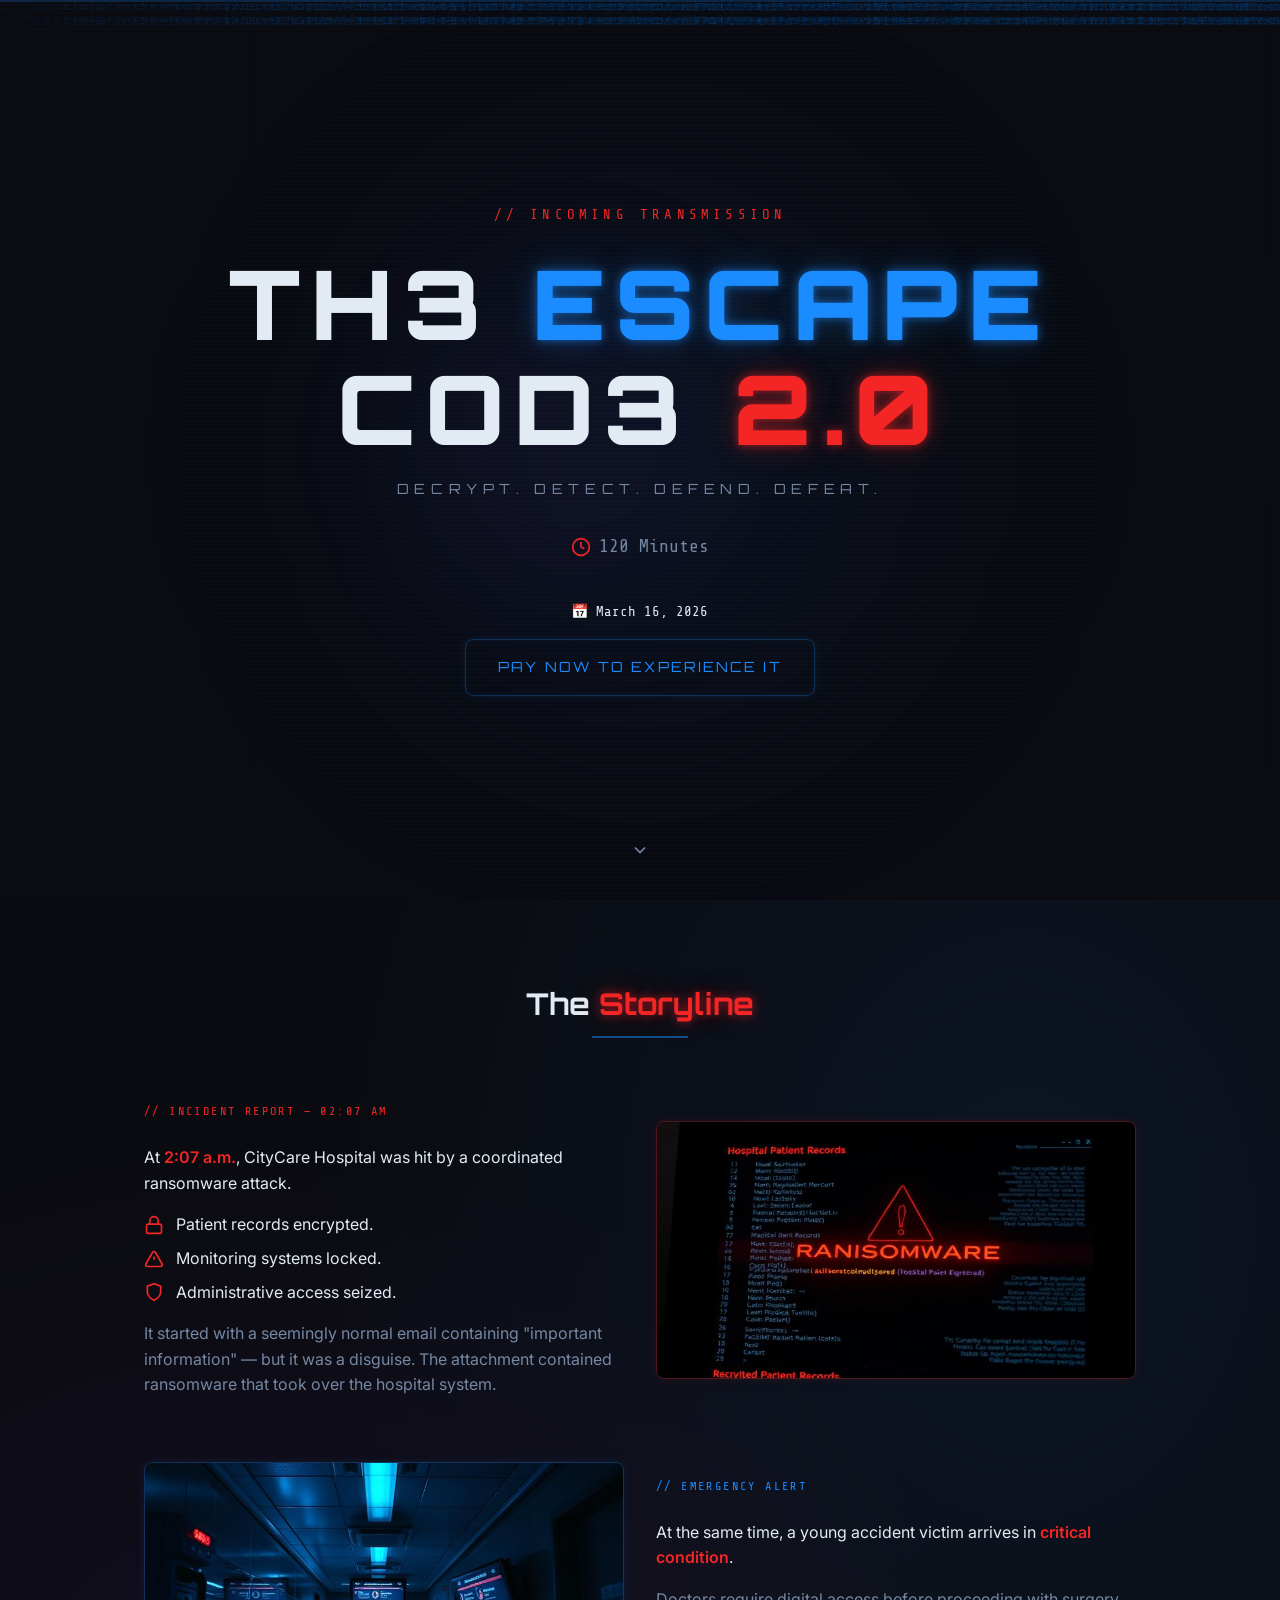
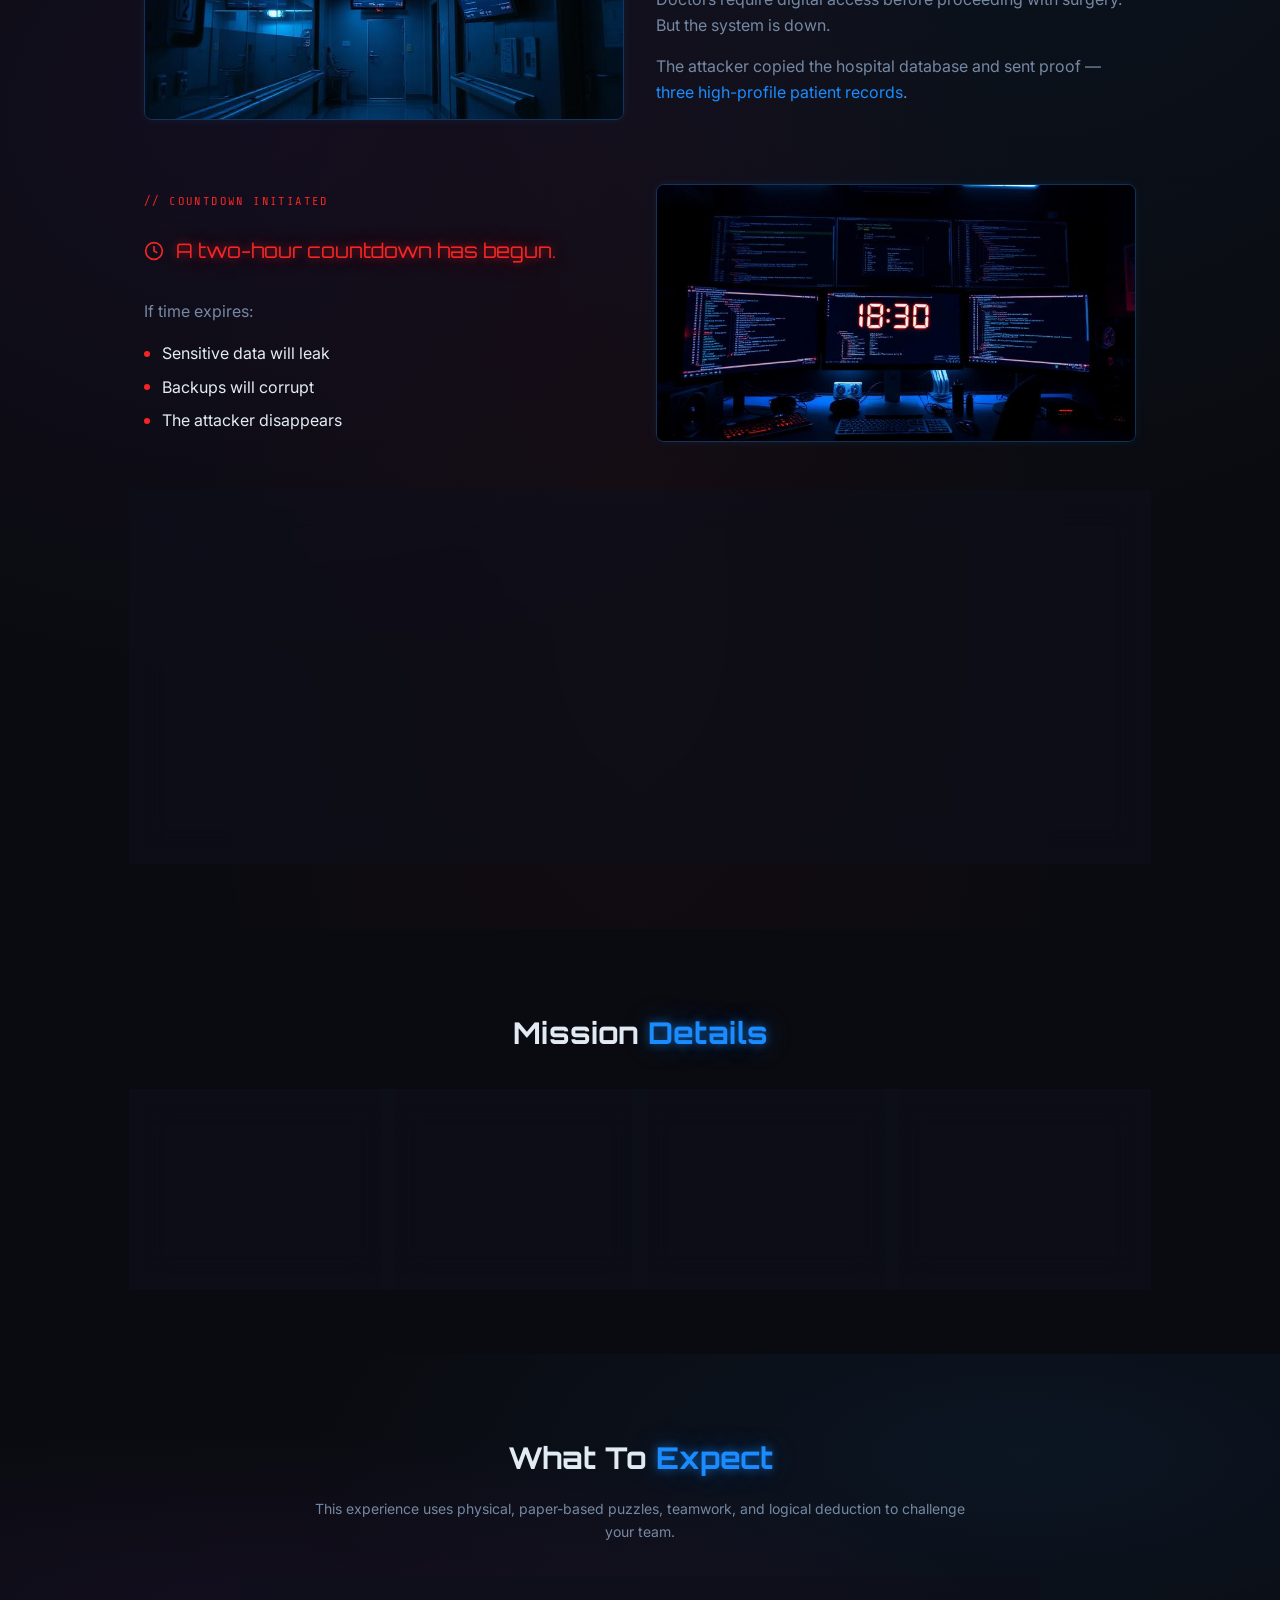
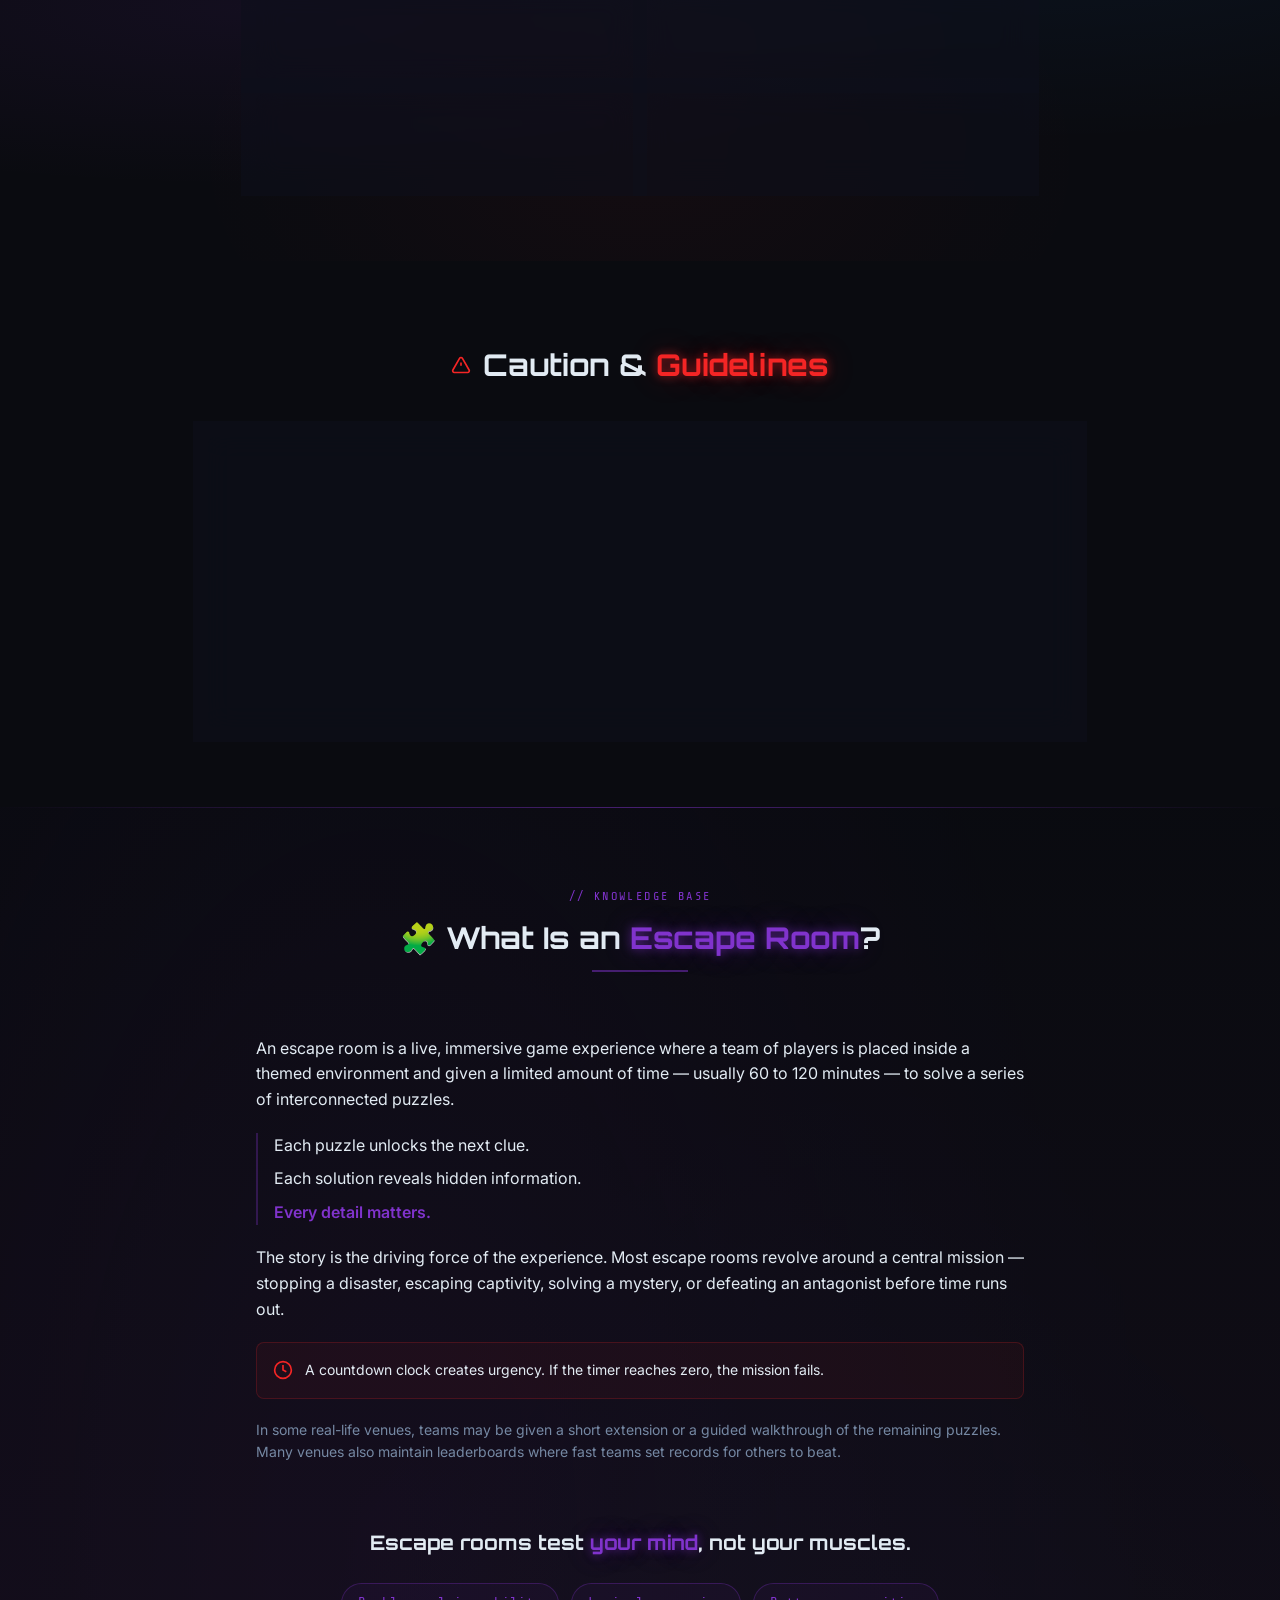
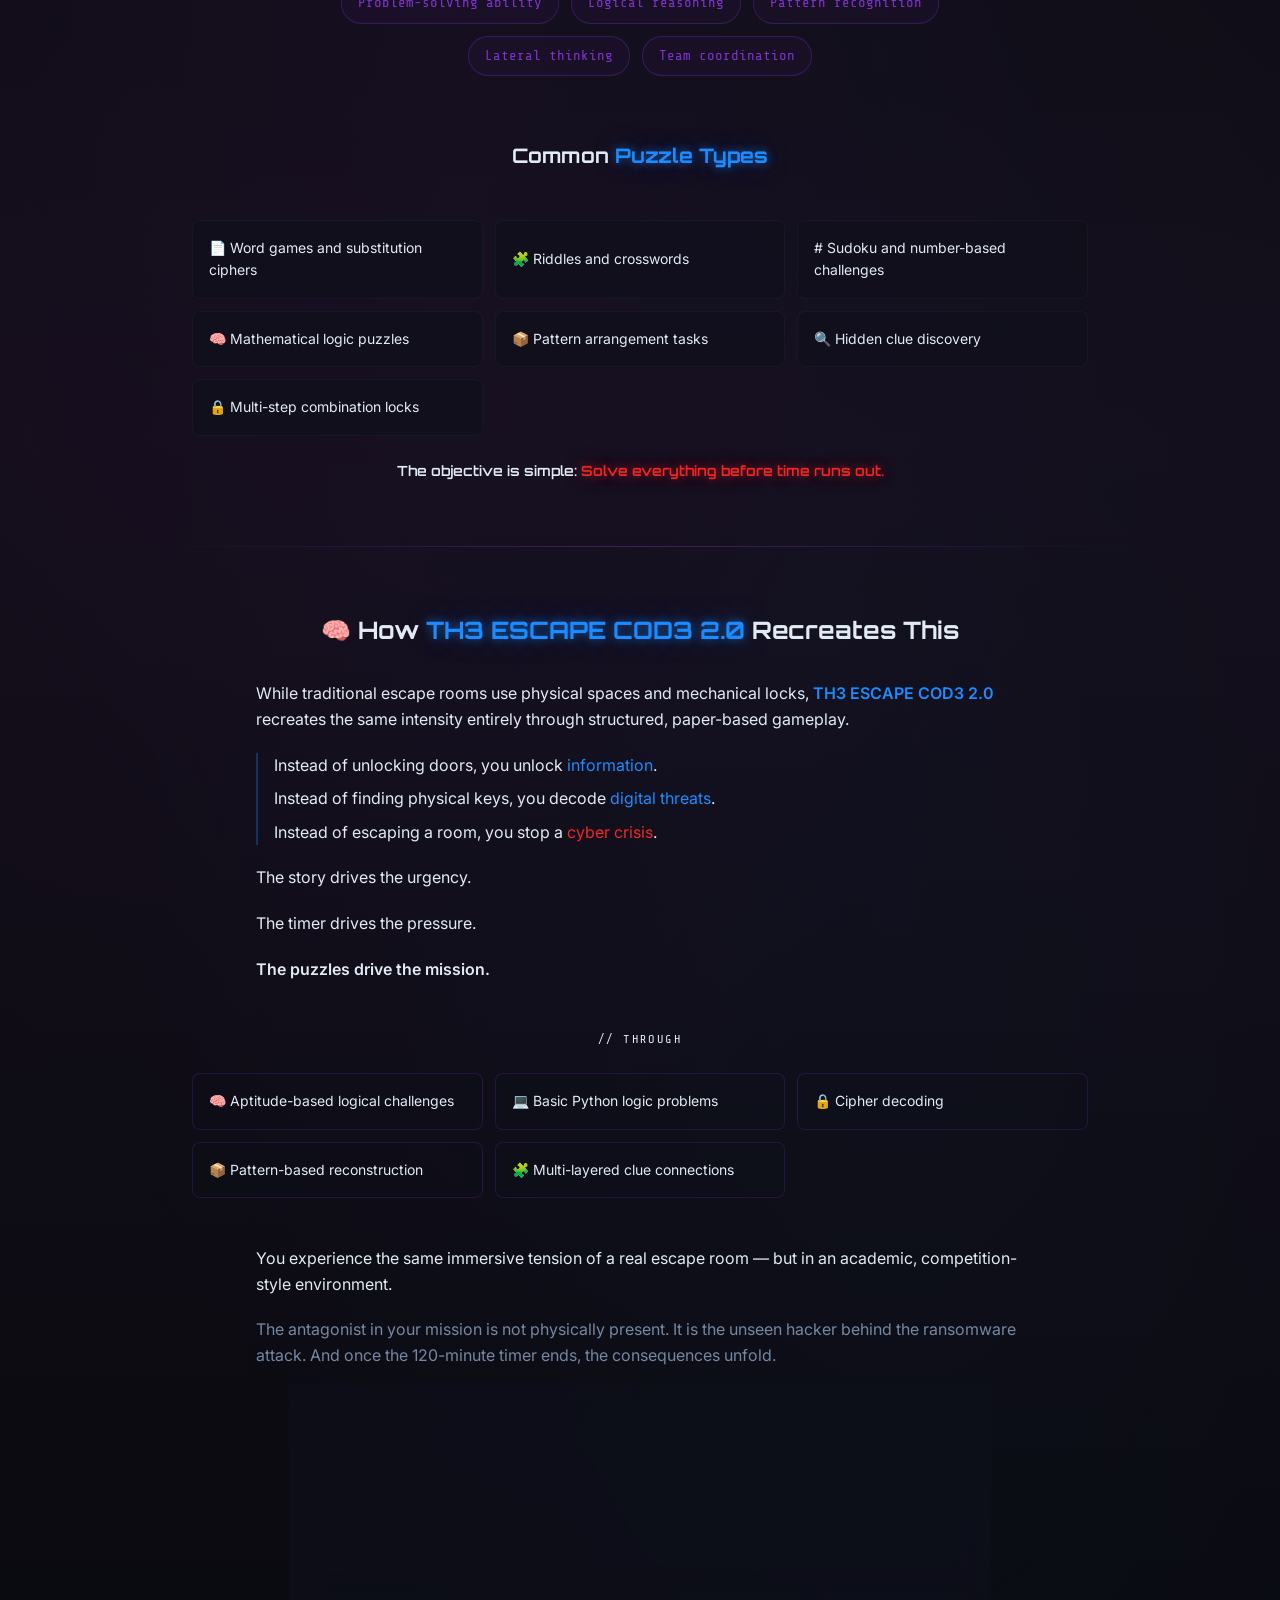
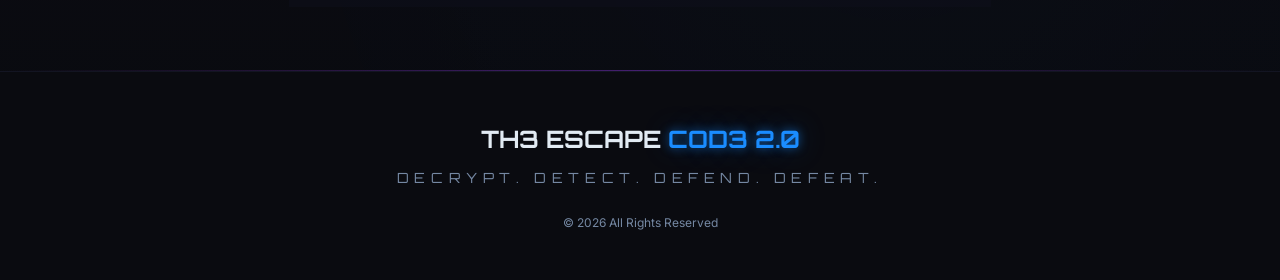
<file: static-site/index.html>
<!DOCTYPE html>
<html lang="en">
<head>
  <meta charset="UTF-8" />
  <meta name="viewport" content="width=device-width, initial-scale=1.0" />
  <title>TH3 ESCAPE COD3 2.0 — Decrypt. Detect. Defend. Defeat.</title>
  <meta name="description" content="TH3 ESCAPE COD3 2.0 — A 120-minute cyber crime escape room experience. Decrypt the key, disable the leak, restore the system, and trace the hacker.">
  <meta property="og:type" content="website" />
  <meta property="og:title" content="TH3 ESCAPE COD3 2.0 — Decrypt. Detect. Defend. Defeat.">
  <meta name="twitter:title" content="TH3 ESCAPE COD3 2.0 — Decrypt. Detect. Defend. Defeat.">
  <meta property="og:description" content="TH3 ESCAPE COD3 2.0 — A 120-minute cyber crime escape room experience.">
  <meta name="twitter:description" content="TH3 ESCAPE COD3 2.0 — A 120-minute cyber crime escape room experience.">
  <meta property="og:image" content="https://storage.googleapis.com/gpt-engineer-file-uploads/9xeVBqxNWfXTZICIt5iFP3DvHm72/social-images/social-1772262047375-1000126392.webp">
  <meta name="twitter:image" content="https://storage.googleapis.com/gpt-engineer-file-uploads/9xeVBqxNWfXTZICIt5iFP3DvHm72/social-images/social-1772262047375-1000126392.webp">
  <meta name="twitter:card" content="summary_large_image">
  <link href="https://fonts.googleapis.com/css2?family=Orbitron:wght@400;500;600;700;800;900&family=Share+Tech+Mono&family=Inter:wght@300;400;500;600;700&display=swap" rel="stylesheet">
  <link rel="stylesheet" href="styles.css" />
</head>
<body>

  <!-- ===== HERO SECTION ===== -->
  <section class="hero scanlines">
    <div class="hero-bg"></div>
    <div class="hero-overlay"></div>
    <div id="code-rain" class="code-rain" aria-hidden="true"></div>
    <div class="scan-line-wrapper"><div class="scan-line"></div></div>
    <div class="glow-orb glow-orb-1"></div>
    <div class="glow-orb glow-orb-2"></div>

    <div class="hero-content">
      <div class="transmission animate-flicker">// INCOMING TRANSMISSION</div>
      <h1 class="hero-title animate-glitch">
        <span>TH3 </span><span class="text-primary text-glow-blue">ESCAPE</span><br>
        <span>COD3 </span><span class="text-accent text-glow-red">2.0</span>
      </h1>
      <p class="hero-tagline">Decrypt. Detect. Defend. Defeat.</p>
      <div class="hero-duration">
        <svg class="icon" viewBox="0 0 24 24" fill="none" stroke="currentColor" stroke-width="2"><circle cx="12" cy="12" r="10"/><polyline points="12 6 12 12 16 14"/></svg>
        <span>120 Minutes</span>
      </div>
      <div class="hero-date">📅 March 16, 2026</div>
      <a href="#storyline" class="cta-button">Pay Now to Experience It</a>
    </div>

    <div class="scroll-indicator">
      <svg class="icon" viewBox="0 0 24 24" fill="none" stroke="currentColor" stroke-width="2"><polyline points="6 9 12 15 18 9"/></svg>
    </div>
  </section>

  <!-- ===== STORYLINE SECTION ===== -->
  <section id="storyline" class="section code-bg">
    <div class="container">
      <div class="section-header">
        <h2>The <span class="text-accent text-glow-red">Storyline</span></h2>
        <div class="divider"></div>
      </div>

      <!-- Act 1 -->
      <div class="story-grid mb-16">
        <div class="story-text">
          <div class="mono-label text-accent">// INCIDENT REPORT — 02:07 AM</div>
          <p>At <span class="text-accent fw-600">2:07 a.m.</span>, CityCare Hospital was hit by a coordinated ransomware attack.</p>
          <ul class="icon-list">
            <li><svg class="icon text-accent" viewBox="0 0 24 24" fill="none" stroke="currentColor" stroke-width="2"><rect x="3" y="11" width="18" height="11" rx="2" ry="2"/><path d="M7 11V7a5 5 0 0 1 10 0v4"/></svg> Patient records encrypted.</li>
            <li><svg class="icon text-accent" viewBox="0 0 24 24" fill="none" stroke="currentColor" stroke-width="2"><path d="m21.73 18-8-14a2 2 0 0 0-3.48 0l-8 14A2 2 0 0 0 4 21h16a2 2 0 0 0 1.73-3Z"/><line x1="12" y1="9" x2="12" y2="13"/><line x1="12" y1="17" x2="12.01" y2="17"/></svg> Monitoring systems locked.</li>
            <li><svg class="icon text-accent" viewBox="0 0 24 24" fill="none" stroke="currentColor" stroke-width="2"><path d="M12 22s8-4 8-10V5l-8-3-8 3v7c0 6 8 10 8 10z"/></svg> Administrative access seized.</li>
          </ul>
          <p class="text-muted">It started with a seemingly normal email containing "important information" — but it was a disguise. The attachment contained ransomware that took over the hospital system.</p>
        </div>
        <div class="story-image neon-border-red">
          <img src="images/storyline-encrypted.jpg" alt="Ransomware encrypted hospital records" loading="lazy">
        </div>
      </div>

      <!-- Act 2 -->
      <div class="story-grid story-grid-reverse mb-16">
        <div class="story-image neon-border">
          <img src="images/storyline-hospital.jpg" alt="Hospital emergency corridor under cyber attack" loading="lazy">
        </div>
        <div class="story-text">
          <div class="mono-label text-primary">// EMERGENCY ALERT</div>
          <p>At the same time, a young accident victim arrives in <span class="text-accent fw-600">critical condition</span>.</p>
          <p class="text-muted">Doctors require digital access before proceeding with surgery. But the system is down.</p>
          <p class="text-muted">The attacker copied the hospital database and sent proof — <span class="text-primary">three high-profile patient records</span>.</p>
        </div>
      </div>

      <!-- Act 3 -->
      <div class="story-grid mb-16">
        <div class="story-text">
          <div class="mono-label text-accent animate-flicker">// COUNTDOWN INITIATED</div>
          <div class="countdown-label">
            <svg class="icon text-accent" viewBox="0 0 24 24" fill="none" stroke="currentColor" stroke-width="2"><circle cx="12" cy="12" r="10"/><polyline points="12 6 12 12 16 14"/></svg>
            <span class="text-accent text-glow-red" style="font-family:'Orbitron',sans-serif;font-size:1.25rem;">A two-hour countdown has begun.</span>
          </div>
          <p class="text-muted">If time expires:</p>
          <ul class="bullet-list">
            <li>Sensitive data will leak</li>
            <li>Backups will corrupt</li>
            <li>The attacker disappears</li>
          </ul>
        </div>
        <div class="story-image neon-border">
          <img src="images/storyline-hacker.jpg" alt="Hacker command center with countdown timer" loading="lazy">
        </div>
      </div>

      <!-- Mission Briefing -->
      <div class="glass-card mission-briefing">
        <div class="mono-label text-primary">// MISSION BRIEFING</div>
        <p style="font-size:1.125rem;margin-bottom:1.5rem;">You are the <span class="text-primary fw-600">cyber response team</span>.</p>
        <div class="mission-grid">
          <div class="mission-item"><svg class="icon text-primary" viewBox="0 0 24 24" fill="none" stroke="currentColor" stroke-width="2"><circle cx="12" cy="12" r="10"/><circle cx="12" cy="12" r="6"/><circle cx="12" cy="12" r="2"/></svg><span>Reconstruct the decryption key</span></div>
          <div class="mission-item"><svg class="icon text-primary" viewBox="0 0 24 24" fill="none" stroke="currentColor" stroke-width="2"><circle cx="12" cy="12" r="10"/><circle cx="12" cy="12" r="6"/><circle cx="12" cy="12" r="2"/></svg><span>Disable the hidden leak script</span></div>
          <div class="mission-item"><svg class="icon text-primary" viewBox="0 0 24 24" fill="none" stroke="currentColor" stroke-width="2"><circle cx="12" cy="12" r="10"/><circle cx="12" cy="12" r="6"/><circle cx="12" cy="12" r="2"/></svg><span>Restore the hospital systems</span></div>
          <div class="mission-item"><svg class="icon text-primary" viewBox="0 0 24 24" fill="none" stroke="currentColor" stroke-width="2"><circle cx="12" cy="12" r="10"/><circle cx="12" cy="12" r="6"/><circle cx="12" cy="12" r="2"/></svg><span>Trace the attacker's live connection</span></div>
        </div>
        <p style="font-family:'Orbitron',sans-serif;font-size:1.125rem;margin-top:1.5rem;">
          One mission. One hospital. <span class="text-accent text-glow-red">One chance.</span>
        </p>
        <p class="mono-label text-accent animate-flicker" style="margin-top:0.5rem;">Time is running out.</p>
      </div>
    </div>
  </section>

  <!-- ===== MISSION DETAILS ===== -->
  <section class="section">
    <div class="container">
      <h2 class="section-title">Mission <span class="text-primary text-glow-blue">Details</span></h2>
      <div class="details-grid">
        <div class="glass-card detail-card">
          <svg class="icon-lg text-primary" viewBox="0 0 24 24" fill="none" stroke="currentColor" stroke-width="2"><circle cx="12" cy="12" r="10"/><polyline points="12 6 12 12 16 14"/></svg>
          <p class="detail-label">Duration</p>
          <p class="detail-value">120 Minutes</p>
        </div>
        <div class="glass-card detail-card">
          <svg class="icon-lg text-primary" viewBox="0 0 24 24" fill="none" stroke="currentColor" stroke-width="2"><line x1="18" y1="20" x2="18" y2="10"/><line x1="12" y1="20" x2="12" y2="4"/><line x1="6" y1="20" x2="6" y2="14"/></svg>
          <p class="detail-label">Difficulty</p>
          <p class="detail-value">Medium</p>
        </div>
        <div class="glass-card detail-card">
          <svg class="icon-lg text-primary" viewBox="0 0 24 24" fill="none" stroke="currentColor" stroke-width="2"><path d="M17 21v-2a4 4 0 0 0-4-4H5a4 4 0 0 0-4 4v2"/><circle cx="9" cy="7" r="4"/><path d="M23 21v-2a4 4 0 0 0-3-3.87"/><path d="M16 3.13a4 4 0 0 1 0 7.75"/></svg>
          <p class="detail-label">Team Size</p>
          <p class="detail-value">2–3 Players</p>
        </div>
        <div class="glass-card detail-card">
          <svg class="icon-lg text-primary" viewBox="0 0 24 24" fill="none" stroke="currentColor" stroke-width="2"><rect x="4" y="4" width="16" height="16" rx="2" ry="2"/><rect x="9" y="9" width="6" height="6"/><line x1="9" y1="1" x2="9" y2="4"/><line x1="15" y1="1" x2="15" y2="4"/><line x1="9" y1="20" x2="9" y2="23"/><line x1="15" y1="20" x2="15" y2="23"/><line x1="20" y1="9" x2="23" y2="9"/><line x1="20" y1="14" x2="23" y2="14"/><line x1="1" y1="9" x2="4" y2="9"/><line x1="1" y1="14" x2="4" y2="14"/></svg>
          <p class="detail-label">Theme</p>
          <p class="detail-value">Cyber Crime / Logical Escape</p>
        </div>
      </div>
    </div>
  </section>

  <!-- ===== WHAT TO EXPECT ===== -->
  <section class="section code-bg">
    <div class="container">
      <h2 class="section-title">What To <span class="text-primary text-glow-blue">Expect</span></h2>
      <p class="section-subtitle">This experience uses physical, paper-based puzzles, teamwork, and logical deduction to challenge your team.</p>
      <div class="expect-grid">
        <div class="glass-card expect-item">
          <svg class="icon text-primary" viewBox="0 0 24 24" fill="none" stroke="currentColor" stroke-width="2"><path d="M12 2a8 8 0 0 0-8 8c0 6 8 12 8 12s8-6 8-12a8 8 0 0 0-8-8z"/><circle cx="12" cy="10" r="3"/></svg>
          <span>Aptitude puzzles designed to test analytical thinking</span>
        </div>
        <div class="glass-card expect-item">
          <svg class="icon text-primary" viewBox="0 0 24 24" fill="none" stroke="currentColor" stroke-width="2"><polyline points="16 18 22 12 16 6"/><polyline points="8 6 2 12 8 18"/></svg>
          <span>Basic Python logic questions for code-breakers</span>
        </div>
        <div class="glass-card expect-item">
          <svg class="icon text-primary" viewBox="0 0 24 24" fill="none" stroke="currentColor" stroke-width="2"><path d="M14 2H6a2 2 0 0 0-2 2v16a2 2 0 0 0 2 2h12a2 2 0 0 0 2-2V8z"/><polyline points="14 2 14 8 20 8"/><line x1="16" y1="13" x2="8" y2="13"/><line x1="16" y1="17" x2="8" y2="17"/><polyline points="10 9 9 9 8 9"/></svg>
          <span>Paper-based logical challenges and cryptographic clues</span>
        </div>
        <div class="glass-card expect-item">
          <svg class="icon text-primary" viewBox="0 0 24 24" fill="none" stroke="currentColor" stroke-width="2"><path d="M10 13a5 5 0 0 0 7.54.54l3-3a5 5 0 0 0-7.07-7.07l-1.72 1.71"/><path d="M14 11a5 5 0 0 0-7.54-.54l-3 3a5 5 0 0 0 7.07 7.07l1.71-1.71"/></svg>
          <span>Multi-layer clue connections requiring teamwork</span>
        </div>
      </div>
    </div>
  </section>

  <!-- ===== CAUTION & GUIDELINES ===== -->
  <section class="section">
    <div class="container" style="max-width:56rem;">
      <div class="caution-header">
        <svg class="icon text-accent" viewBox="0 0 24 24" fill="none" stroke="currentColor" stroke-width="2"><path d="m21.73 18-8-14a2 2 0 0 0-3.48 0l-8 14A2 2 0 0 0 4 21h16a2 2 0 0 0 1.73-3Z"/><line x1="12" y1="9" x2="12" y2="13"/><line x1="12" y1="17" x2="12.01" y2="17"/></svg>
        <h2>Caution & <span class="text-accent text-glow-red">Guidelines</span></h2>
      </div>
      <div class="glass-card neon-border-red" style="padding:2rem;">
        <div class="caution-item">
          <div class="caution-icon"><svg class="icon text-accent" viewBox="0 0 24 24" fill="none" stroke="currentColor" stroke-width="2"><circle cx="12" cy="12" r="10"/><polyline points="12 6 12 12 16 14"/></svg></div>
          <span>Arrive on time — operation waits for no one</span>
        </div>
        <div class="caution-item">
          <div class="caution-icon"><svg class="icon text-accent" viewBox="0 0 24 24" fill="none" stroke="currentColor" stroke-width="2"><line x1="17" y1="3" x2="21" y2="7"/><path d="M3 21 16.5 7.5"/></svg></div>
          <span>Carry pens, pencils, and other stationery</span>
        </div>
        <div class="caution-item">
          <div class="caution-icon"><svg class="icon text-accent" viewBox="0 0 24 24" fill="none" stroke="currentColor" stroke-width="2"><line x1="9" y1="18" x2="15" y2="18"/><line x1="10" y1="22" x2="14" y2="22"/><path d="M15.09 14c.18-.98.65-1.74 1.41-2.5A4.65 4.65 0 0 0 18 8 6 6 0 0 0 6 8c0 1 .23 2.23 1.5 3.5A4.61 4.61 0 0 1 8.91 14"/></svg></div>
          <span>Think outside the box — logic is your weapon</span>
        </div>
        <div class="caution-item">
          <div class="caution-icon"><svg class="icon text-accent" viewBox="0 0 24 24" fill="none" stroke="currentColor" stroke-width="2"><path d="M17 21v-2a4 4 0 0 0-4-4H5a4 4 0 0 0-4 4v2"/><circle cx="9" cy="7" r="4"/><path d="M23 21v-2a4 4 0 0 0-3-3.87"/><path d="M16 3.13a4 4 0 0 1 0 7.75"/></svg></div>
          <span>Work as a team — every clue matters</span>
        </div>
      </div>
    </div>
  </section>

  <!-- ===== ESCAPE ROOM EXPLAINER ===== -->
  <section class="section explainer-section">
    <div class="explainer-bg"></div>
    <div class="explainer-radials"></div>
    <div class="divider-line top"></div>

    <div class="container" style="position:relative;z-index:10;">
      <div class="section-header">
        <div class="mono-label text-secondary">// Knowledge Base</div>
        <h2>🧩 What Is an <span class="text-secondary text-glow-purple">Escape Room</span>?</h2>
        <div class="divider bg-secondary"></div>
      </div>

      <div class="explainer-content">
        <p>An escape room is a live, immersive game experience where a team of players is placed inside a themed environment and given a limited amount of time — usually 60 to 120 minutes — to solve a series of interconnected puzzles.</p>
        <div class="border-left-block border-secondary">
          <p>Each puzzle unlocks the next clue.</p>
          <p>Each solution reveals hidden information.</p>
          <p class="fw-600 text-secondary">Every detail matters.</p>
        </div>
        <p>The story is the driving force of the experience. Most escape rooms revolve around a central mission — stopping a disaster, escaping captivity, solving a mystery, or defeating an antagonist before time runs out.</p>
        <div class="alert-box">
          <svg class="icon text-accent" viewBox="0 0 24 24" fill="none" stroke="currentColor" stroke-width="2"><circle cx="12" cy="12" r="10"/><polyline points="12 6 12 12 16 14"/></svg>
          <p>A countdown clock creates urgency. If the timer reaches zero, the mission fails.</p>
        </div>
        <p class="text-muted" style="font-size:0.875rem;">In some real-life venues, teams may be given a short extension or a guided walkthrough of the remaining puzzles. Many venues also maintain leaderboards where fast teams set records for others to beat.</p>
      </div>

      <!-- Skills -->
      <div class="skills-section">
        <h3>Escape rooms test <span class="text-secondary text-glow-purple">your mind</span>, not your muscles.</h3>
        <div class="skills-list">
          <span class="skill-tag">Problem-solving ability</span>
          <span class="skill-tag">Logical reasoning</span>
          <span class="skill-tag">Pattern recognition</span>
          <span class="skill-tag">Lateral thinking</span>
          <span class="skill-tag">Team coordination</span>
        </div>
      </div>

      <!-- Common Puzzle Types -->
      <div style="margin-bottom:4rem;">
        <h3 class="section-title" style="font-size:1.25rem;">Common <span class="text-primary text-glow-blue">Puzzle Types</span></h3>
        <div class="puzzle-grid">
          <div class="puzzle-item">📄 Word games and substitution ciphers</div>
          <div class="puzzle-item">🧩 Riddles and crosswords</div>
          <div class="puzzle-item"># Sudoku and number-based challenges</div>
          <div class="puzzle-item">🧠 Mathematical logic puzzles</div>
          <div class="puzzle-item">📦 Pattern arrangement tasks</div>
          <div class="puzzle-item">🔍 Hidden clue discovery</div>
          <div class="puzzle-item">🔒 Multi-step combination locks</div>
        </div>
        <p class="text-center" style="margin-top:1.5rem;font-family:'Orbitron',sans-serif;font-size:0.875rem;font-weight:600;">
          The objective is simple: <span class="text-accent text-glow-red">Solve everything before time runs out.</span>
        </p>
      </div>

      <div class="section-divider bg-secondary"></div>

      <!-- How TH3 ESCAPE COD3 Recreates This -->
      <div class="text-center" style="margin-bottom:2rem;">
        <h3 style="font-family:'Orbitron',sans-serif;font-size:1.5rem;font-weight:700;">
          🧠 How <span class="text-primary text-glow-blue">TH3 ESCAPE COD3 2.0</span> Recreates This
        </h3>
      </div>

      <div class="explainer-content" style="margin-bottom:3rem;">
        <p>While traditional escape rooms use physical spaces and mechanical locks, <span class="text-primary fw-600">TH3 ESCAPE COD3 2.0</span> recreates the same intensity entirely through structured, paper-based gameplay.</p>
        <div class="border-left-block border-primary">
          <p>Instead of unlocking doors, you unlock <span class="text-primary">information</span>.</p>
          <p>Instead of finding physical keys, you decode <span class="text-primary">digital threats</span>.</p>
          <p>Instead of escaping a room, you stop a <span class="text-accent">cyber crisis</span>.</p>
        </div>
        <p>The story drives the urgency.</p>
        <p>The timer drives the pressure.</p>
        <p class="fw-600">The puzzles drive the mission.</p>
      </div>

      <!-- Through -->
      <div style="margin-bottom:3rem;">
        <p class="mono-label text-center" style="margin-bottom:1.5rem;">// Through</p>
        <div class="puzzle-grid border-secondary-items">
          <div class="puzzle-item border-secondary-item">🧠 Aptitude-based logical challenges</div>
          <div class="puzzle-item border-secondary-item">💻 Basic Python logic problems</div>
          <div class="puzzle-item border-secondary-item">🔒 Cipher decoding</div>
          <div class="puzzle-item border-secondary-item">📦 Pattern-based reconstruction</div>
          <div class="puzzle-item border-secondary-item">🧩 Multi-layered clue connections</div>
        </div>
      </div>

      <div class="explainer-content" style="margin-bottom:2rem;">
        <p>You experience the same immersive tension of a real escape room — but in an academic, competition-style environment.</p>
        <p class="text-muted">The antagonist in your mission is not physically present. It is the unseen hacker behind the ransomware attack. And once the 120-minute timer ends, the consequences unfold.</p>
      </div>

      <!-- Closing -->
      <div class="glass-card text-center closing-card">
        <p class="text-muted" style="font-size:0.875rem;margin-bottom:1rem;">There are no shortcuts. There are no hints beyond what your team can deduce.</p>
        <p style="font-family:'Orbitron',sans-serif;font-size:1.125rem;">Only <span class="text-primary text-glow-blue">logic</span>.</p>
        <p style="font-family:'Orbitron',sans-serif;font-size:1.125rem;">Only <span class="text-secondary text-glow-purple">teamwork</span>.</p>
        <p style="font-family:'Orbitron',sans-serif;font-size:1.125rem;">Only <span class="text-accent text-glow-red">time</span>.</p>
      </div>
    </div>

    <div class="divider-line bottom"></div>
  </section>

  <!-- ===== FOOTER ===== -->
  <footer class="site-footer">
    <div class="container text-center">
      <h3 style="font-family:'Orbitron',sans-serif;font-size:1.5rem;font-weight:700;margin-bottom:0.5rem;">
        <span>TH3 ESCAPE </span><span class="text-primary text-glow-blue">COD3 2.0</span>
      </h3>
      <p class="hero-tagline" style="margin-bottom:1.5rem;">Decrypt. Detect. Defend. Defeat.</p>
      <p class="text-muted" style="font-size:0.75rem;">© 2026 All Rights Reserved</p>
    </div>
  </footer>

  <script src="script.js"></script>
</body>
</html>
</file>
<file: static-site/styles.css>
/* ===== CSS Variables ===== */
:root {
  --background: 230 25% 5%;
  --foreground: 210 40% 92%;
  --card: 230 30% 8%;
  --card-foreground: 210 40% 92%;
  --primary: 210 100% 55%;
  --primary-foreground: 230 25% 5%;
  --secondary: 270 60% 50%;
  --secondary-foreground: 210 40% 95%;
  --muted: 230 20% 14%;
  --muted-foreground: 215 20% 55%;
  --accent: 0 90% 55%;
  --accent-foreground: 210 40% 95%;
  --border: 230 30% 16%;
  --neon-blue: 210 100% 55%;
  --neon-red: 0 90% 55%;
  --neon-purple: 270 60% 50%;
}

/* ===== Reset & Base ===== */
*, *::before, *::after { box-sizing: border-box; margin: 0; padding: 0; }
body {
  font-family: 'Inter', sans-serif;
  background: hsl(var(--background));
  color: hsl(var(--foreground));
  line-height: 1.6;
  overflow-x: hidden;
}
h1, h2, h3, h4, h5, h6 { font-family: 'Orbitron', sans-serif; }
a { text-decoration: none; color: inherit; }
img { max-width: 100%; height: auto; display: block; }
.container { max-width: 64rem; margin: 0 auto; padding: 0 1rem; }
.text-center { text-align: center; }
.mb-16 { margin-bottom: 4rem; }
.fw-600 { font-weight: 600; }

/* ===== Color Utilities ===== */
.text-primary { color: hsl(var(--primary)); }
.text-secondary { color: hsl(var(--secondary)); }
.text-accent { color: hsl(var(--accent)); }
.text-muted { color: hsl(var(--muted-foreground)); }
.text-glow-blue { text-shadow: 0 0 10px hsl(210 100% 55% / 0.6), 0 0 30px hsl(210 100% 55% / 0.3); }
.text-glow-red { text-shadow: 0 0 10px hsl(0 90% 55% / 0.6), 0 0 30px hsl(0 90% 55% / 0.3); }
.text-glow-purple { text-shadow: 0 0 10px hsl(270 60% 50% / 0.6), 0 0 30px hsl(270 60% 50% / 0.3); }

/* ===== Icons ===== */
.icon { width: 1.25rem; height: 1.25rem; flex-shrink: 0; }
.icon-lg { width: 2rem; height: 2rem; margin: 0 auto 0.75rem; }

/* ===== Glass Card ===== */
.glass-card {
  background: hsl(var(--card) / 0.6);
  backdrop-filter: blur(12px);
  border: 1px solid hsl(210 100% 55% / 0.3);
  box-shadow: 0 0 10px hsl(210 100% 55% / 0.1), inset 0 0 10px hsl(210 100% 55% / 0.05);
  border-radius: 0.5rem;
  padding: 1.5rem;
}

/* ===== Neon Borders ===== */
.neon-border {
  border: 1px solid hsl(210 100% 55% / 0.3);
  box-shadow: 0 0 10px hsl(210 100% 55% / 0.1), inset 0 0 10px hsl(210 100% 55% / 0.05);
}
.neon-border-red {
  border: 1px solid hsl(0 90% 55% / 0.3);
  box-shadow: 0 0 10px hsl(0 90% 55% / 0.1), inset 0 0 10px hsl(0 90% 55% / 0.05);
}

/* ===== Mono Label ===== */
.mono-label {
  font-family: 'Share Tech Mono', monospace;
  font-size: 0.75rem;
  letter-spacing: 0.2em;
  text-transform: uppercase;
  margin-bottom: 0.5rem;
}

/* ===== Scanlines ===== */
.scanlines::after {
  content: '';
  position: absolute;
  inset: 0;
  background: repeating-linear-gradient(0deg, transparent, transparent 2px, hsl(210 100% 55% / 0.02) 2px, hsl(210 100% 55% / 0.02) 4px);
  pointer-events: none;
  z-index: 1;
}

/* ===== Code Background ===== */
.code-bg {
  background-image:
    radial-gradient(ellipse at 20% 50%, hsl(270 60% 50% / 0.08) 0%, transparent 50%),
    radial-gradient(ellipse at 80% 20%, hsl(210 100% 55% / 0.08) 0%, transparent 50%),
    radial-gradient(ellipse at 50% 80%, hsl(0 90% 55% / 0.04) 0%, transparent 50%);
}

/* ===== Animations ===== */
@keyframes glitch {
  0%, 100% { transform: translate(0); }
  20% { transform: translate(-2px, 2px); }
  40% { transform: translate(-2px, -2px); }
  60% { transform: translate(2px, 2px); }
  80% { transform: translate(2px, -2px); }
}
@keyframes glitch-skew {
  0%, 100% { transform: skew(0deg); }
  20% { transform: skew(-1deg); }
  40% { transform: skew(1deg); }
  60% { transform: skew(-0.5deg); }
  80% { transform: skew(0.5deg); }
}
@keyframes flicker {
  0%, 100% { opacity: 1; }
  92% { opacity: 1; }
  93% { opacity: 0.8; }
  94% { opacity: 1; }
  96% { opacity: 0.9; }
  97% { opacity: 1; }
}
@keyframes code-scroll {
  0% { transform: translateY(0); }
  100% { transform: translateY(-50%); }
}
@keyframes pulse-glow {
  0%, 100% { opacity: 0.4; }
  50% { opacity: 0.8; }
}
@keyframes scan-line-move {
  0% { transform: translateY(-100%); }
  100% { transform: translateY(100vh); }
}
@keyframes bounce {
  0%, 100% { transform: translateY(0) translateX(-50%); }
  50% { transform: translateY(-10px) translateX(-50%); }
}

.animate-glitch { animation: glitch 3s ease-in-out infinite, glitch-skew 4s ease-in-out infinite; }
.animate-flicker { animation: flicker 4s ease-in-out infinite; }

/* ===== HERO ===== */
.hero {
  position: relative;
  min-height: 100vh;
  display: flex;
  align-items: center;
  justify-content: center;
  overflow: hidden;
}
.hero-bg {
  position: absolute; inset: 0;
  background: url('https://id-preview--07394f94-afc1-48a7-9824-16d551674eb2.lovable.app/assets/hero-bg-BSMW5gxv.jpg') center/cover no-repeat;
}
.hero-overlay {
  position: absolute; inset: 0;
  background: hsl(var(--background) / 0.8);
}
.code-rain {
  position: absolute; inset: 0;
  overflow: hidden;
  pointer-events: none;
}
.code-rain-col {
  position: absolute;
  font-family: 'Share Tech Mono', monospace;
  font-size: 10px;
  line-height: 14px;
  color: hsl(var(--primary) / 0.07);
  white-space: nowrap;
  animation: code-scroll 20s linear infinite;
}
.scan-line-wrapper {
  position: absolute; inset: 0;
  overflow: hidden;
  pointer-events: none;
}
.scan-line {
  position: absolute;
  left: 0; right: 0;
  height: 2px;
  background: hsl(var(--primary) / 0.2);
  animation: scan-line-move 8s linear infinite;
}
.glow-orb {
  position: absolute;
  border-radius: 50%;
  animation: pulse-glow 3s ease-in-out infinite;
  pointer-events: none;
}
.glow-orb-1 {
  top: 50%; left: 50%;
  transform: translate(-50%, -50%);
  width: 600px; height: 600px;
  background: hsl(var(--primary) / 0.05);
  filter: blur(120px);
}
.glow-orb-2 {
  top: 33%; left: 33%;
  width: 300px; height: 300px;
  background: hsl(var(--secondary) / 0.05);
  filter: blur(80px);
  animation-delay: 1.5s;
}
.hero-content {
  position: relative; z-index: 10;
  text-align: center;
  padding: 0 1rem;
  max-width: 56rem;
}
.transmission {
  font-family: 'Share Tech Mono', monospace;
  color: hsl(var(--accent));
  font-size: 0.875rem;
  letter-spacing: 0.3em;
  margin-bottom: 1.5rem;
}
.hero-title {
  font-size: 3rem;
  font-weight: 900;
  letter-spacing: 0.1em;
  margin-bottom: 1rem;
  line-height: 1.1;
}
.hero-tagline {
  font-family: 'Orbitron', sans-serif;
  font-size: 0.875rem;
  letter-spacing: 0.4em;
  color: hsl(var(--muted-foreground));
  text-transform: uppercase;
  margin-bottom: 2rem;
}
.hero-duration {
  display: flex;
  align-items: center;
  justify-content: center;
  gap: 0.5rem;
  color: hsl(var(--muted-foreground));
  margin-bottom: 2.5rem;
}
.hero-duration .icon { color: hsl(var(--accent)); }
.hero-duration span { font-family: 'Share Tech Mono', monospace; font-size: 1.125rem; }
.hero-date {
  font-family: 'Share Tech Mono', monospace;
  font-size: 0.875rem;
  margin-bottom: 1rem;
}
.cta-button {
  display: inline-block;
  padding: 1rem 2rem;
  border-radius: 0.5rem;
  font-family: 'Orbitron', sans-serif;
  font-size: 0.875rem;
  letter-spacing: 0.15em;
  text-transform: uppercase;
  background: transparent;
  color: hsl(var(--primary));
  border: 1px solid hsl(210 100% 55% / 0.3);
  box-shadow: 0 0 10px hsl(210 100% 55% / 0.1), inset 0 0 10px hsl(210 100% 55% / 0.05);
  transition: all 0.3s;
}
.cta-button:hover {
  background: hsl(var(--primary) / 0.1);
  box-shadow: 0 0 30px hsl(210 100% 55% / 0.3);
}
.scroll-indicator {
  position: absolute;
  bottom: 2rem;
  left: 50%;
  transform: translateX(-50%);
  z-index: 10;
  animation: bounce 2s infinite;
  color: hsl(var(--muted-foreground));
}

/* ===== Sections ===== */
.section { padding: 5rem 0; position: relative; }
.section-header { text-align: center; margin-bottom: 4rem; }
.section-header h2 { font-size: 1.875rem; font-weight: 700; margin-bottom: 0.5rem; }
.section-title { font-family: 'Orbitron', sans-serif; font-size: 1.875rem; font-weight: 700; text-align: center; margin-bottom: 3rem; }
.section-subtitle { text-align: center; color: hsl(var(--muted-foreground)); font-size: 0.875rem; max-width: 42rem; margin: -2rem auto 3rem; }
.divider { width: 6rem; height: 2px; background: hsl(var(--primary) / 0.5); margin: 0 auto; }
.divider.bg-secondary { background: hsl(var(--secondary) / 0.5); }
.section-divider { width: 100%; height: 1px; background: linear-gradient(to right, transparent, hsl(var(--secondary) / 0.4), transparent); margin: 4rem 0; }

/* ===== Story Grid ===== */
.story-grid {
  display: grid;
  grid-template-columns: 1fr 1fr;
  gap: 2rem;
  align-items: center;
}
.story-grid-reverse .story-image { order: -1; }
.story-text { display: flex; flex-direction: column; gap: 1rem; }
.story-image { border-radius: 0.5rem; overflow: hidden; }
.story-image img { width: 100%; height: 16rem; object-fit: cover; }

.icon-list { list-style: none; display: flex; flex-direction: column; gap: 0.5rem; }
.icon-list li { display: flex; align-items: center; gap: 0.75rem; }
.bullet-list { list-style: none; display: flex; flex-direction: column; gap: 0.5rem; }
.bullet-list li { display: flex; align-items: center; gap: 0.75rem; }
.bullet-list li::before {
  content: '';
  width: 6px; height: 6px;
  background: hsl(var(--accent));
  border-radius: 50%;
  flex-shrink: 0;
}
.countdown-label { display: flex; align-items: center; gap: 0.75rem; margin-bottom: 1rem; }

/* ===== Mission Briefing ===== */
.mission-briefing { text-align: center; padding: 2rem 3rem; }
.mission-grid { display: grid; grid-template-columns: 1fr 1fr; gap: 1rem; max-width: 42rem; margin: 0 auto; }
.mission-item {
  display: flex; align-items: center; gap: 0.75rem;
  text-align: left; padding: 0.75rem;
  border-radius: 0.375rem;
  background: hsl(var(--muted) / 0.3);
  font-size: 0.875rem;
}

/* ===== Details Grid ===== */
.details-grid { display: grid; grid-template-columns: repeat(4, 1fr); gap: 1rem; }
.detail-card { text-align: center; padding: 1.5rem; transition: background 0.3s; }
.detail-card:hover { background: hsl(var(--primary) / 0.05); }
.detail-label { font-family: 'Share Tech Mono', monospace; font-size: 0.75rem; color: hsl(var(--muted-foreground)); letter-spacing: 0.15em; text-transform: uppercase; margin-bottom: 0.25rem; }
.detail-value { font-family: 'Orbitron', sans-serif; font-size: 0.875rem; font-weight: 600; }

/* ===== What To Expect ===== */
.expect-grid { display: grid; grid-template-columns: 1fr 1fr; gap: 1rem; max-width: 48rem; margin: 0 auto; }
.expect-item { display: flex; align-items: flex-start; gap: 1rem; padding: 1.25rem; transition: background 0.3s; font-size: 0.875rem; }
.expect-item:hover { background: hsl(var(--primary) / 0.05); }

/* ===== Caution ===== */
.caution-header { display: flex; align-items: center; justify-content: center; gap: 0.75rem; margin-bottom: 3rem; }
.caution-header h2 { font-size: 1.875rem; font-weight: 700; }
.caution-item {
  display: flex; align-items: center; gap: 1rem;
  padding: 0.75rem;
  border-radius: 0.375rem;
  transition: background 0.3s;
  font-family: 'Share Tech Mono', monospace;
  font-size: 0.875rem;
}
.caution-item:hover { background: hsl(var(--accent) / 0.05); }
.caution-icon {
  width: 2rem; height: 2rem;
  border-radius: 50%;
  background: hsl(var(--accent) / 0.1);
  display: flex; align-items: center; justify-content: center;
  flex-shrink: 0;
}
.caution-icon .icon { width: 1rem; height: 1rem; }

/* ===== Explainer Section ===== */
.explainer-section { overflow: hidden; }
.explainer-bg {
  position: absolute; inset: 0;
  background: linear-gradient(to bottom, hsl(var(--background)), hsl(270 30% 8%), hsl(var(--background)));
}
.explainer-radials {
  position: absolute; inset: 0; opacity: 0.3;
  background-image:
    radial-gradient(ellipse at 30% 30%, hsl(270 60% 50% / 0.15) 0%, transparent 60%),
    radial-gradient(ellipse at 70% 70%, hsl(210 100% 55% / 0.1) 0%, transparent 60%);
}
.divider-line {
  position: absolute; left: 0; right: 0; height: 1px;
  background: linear-gradient(to right, transparent, hsl(var(--secondary) / 0.5), transparent);
}
.divider-line.top { top: 0; }
.divider-line.bottom { bottom: 0; }

.explainer-content { max-width: 48rem; margin: 0 auto 4rem; display: flex; flex-direction: column; gap: 1.25rem; }
.border-left-block { padding-left: 1rem; border-left: 2px solid hsl(var(--secondary) / 0.3); display: flex; flex-direction: column; gap: 0.5rem; }
.border-left-block.border-primary { border-color: hsl(var(--primary) / 0.3); }
.alert-box {
  display: flex; align-items: center; gap: 0.75rem;
  padding: 1rem; border-radius: 0.5rem;
  background: hsl(var(--accent) / 0.05);
  border: 1px solid hsl(var(--accent) / 0.2);
  font-size: 0.875rem;
}
.skills-section { text-align: center; margin-bottom: 4rem; }
.skills-section h3 { font-size: 1.25rem; font-weight: 700; margin-bottom: 1.5rem; }
.skills-list { display: flex; flex-wrap: wrap; justify-content: center; gap: 0.75rem; max-width: 42rem; margin: 0 auto; }
.skill-tag {
  padding: 0.5rem 1rem;
  border-radius: 9999px;
  font-family: 'Share Tech Mono', monospace;
  font-size: 0.875rem;
  color: hsl(var(--secondary));
  border: 1px solid hsl(var(--secondary) / 0.3);
  background: hsl(var(--secondary) / 0.05);
}
.puzzle-grid { display: grid; grid-template-columns: repeat(3, 1fr); gap: 0.75rem; max-width: 56rem; margin: 0 auto; }
.puzzle-item {
  display: flex; align-items: center; gap: 0.75rem;
  padding: 1rem; border-radius: 0.5rem;
  background: hsl(var(--card) / 0.4);
  border: 1px solid hsl(var(--border) / 0.5);
  font-size: 0.875rem;
  transition: border-color 0.3s;
}
.puzzle-item:hover { border-color: hsl(var(--primary) / 0.3); }
.border-secondary-item:hover { border-color: hsl(var(--secondary) / 0.4); }
.border-secondary-item { border-color: hsl(var(--secondary) / 0.2); }

.closing-card {
  max-width: 42rem; margin: 0 auto; padding: 2rem;
  border-color: hsl(270 60% 50% / 0.3) !important;
}

/* ===== Footer ===== */
.site-footer {
  padding: 3rem 0;
  border-top: 1px solid hsl(var(--border) / 0.5);
}

/* ===== Responsive ===== */
@media (min-width: 768px) {
  .hero-title { font-size: 4.5rem; }
}
@media (min-width: 1024px) {
  .hero-title { font-size: 6rem; }
}
@media (max-width: 767px) {
  .story-grid { grid-template-columns: 1fr; }
  .story-grid-reverse .story-image { order: 0; }
  .details-grid { grid-template-columns: 1fr 1fr; }
  .expect-grid { grid-template-columns: 1fr; }
  .mission-grid { grid-template-columns: 1fr; }
  .puzzle-grid { grid-template-columns: 1fr 1fr; }
}
@media (max-width: 480px) {
  .details-grid { grid-template-columns: 1fr; }
  .puzzle-grid { grid-template-columns: 1fr; }
}
</file>
